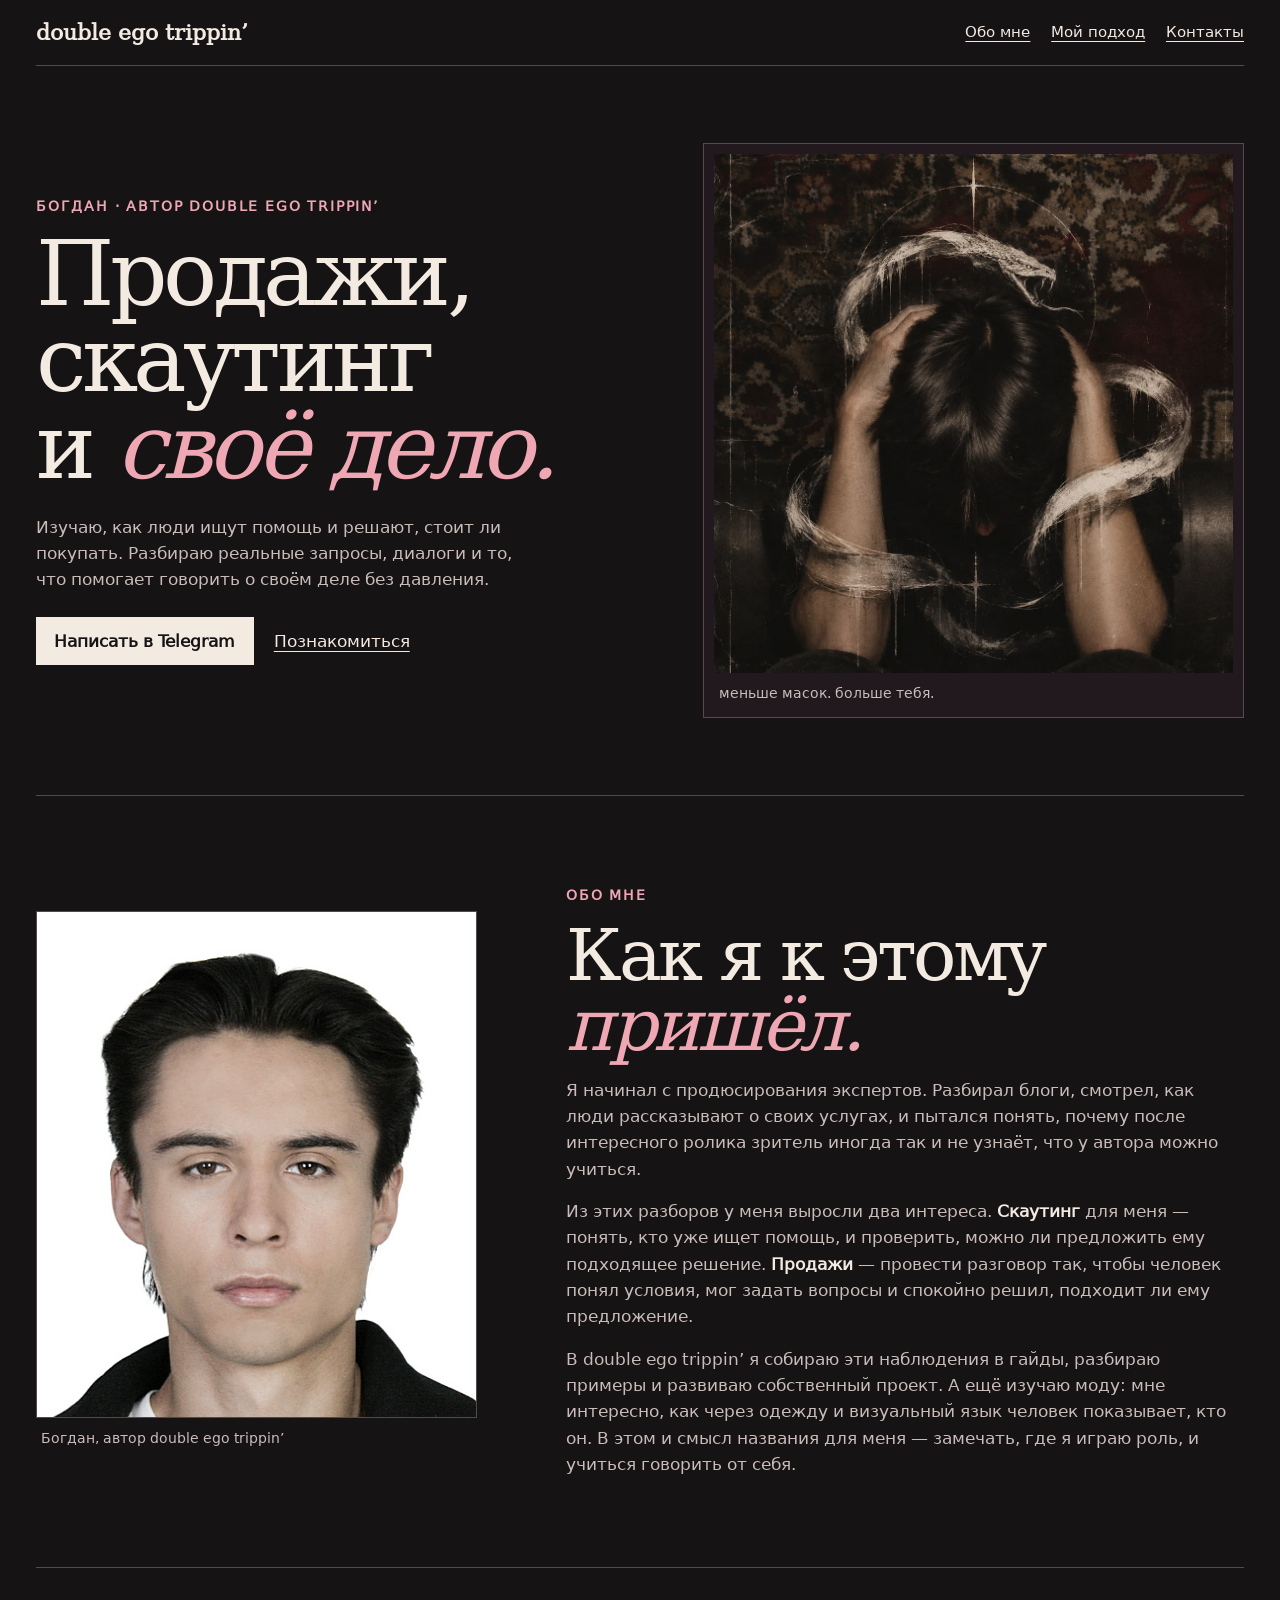
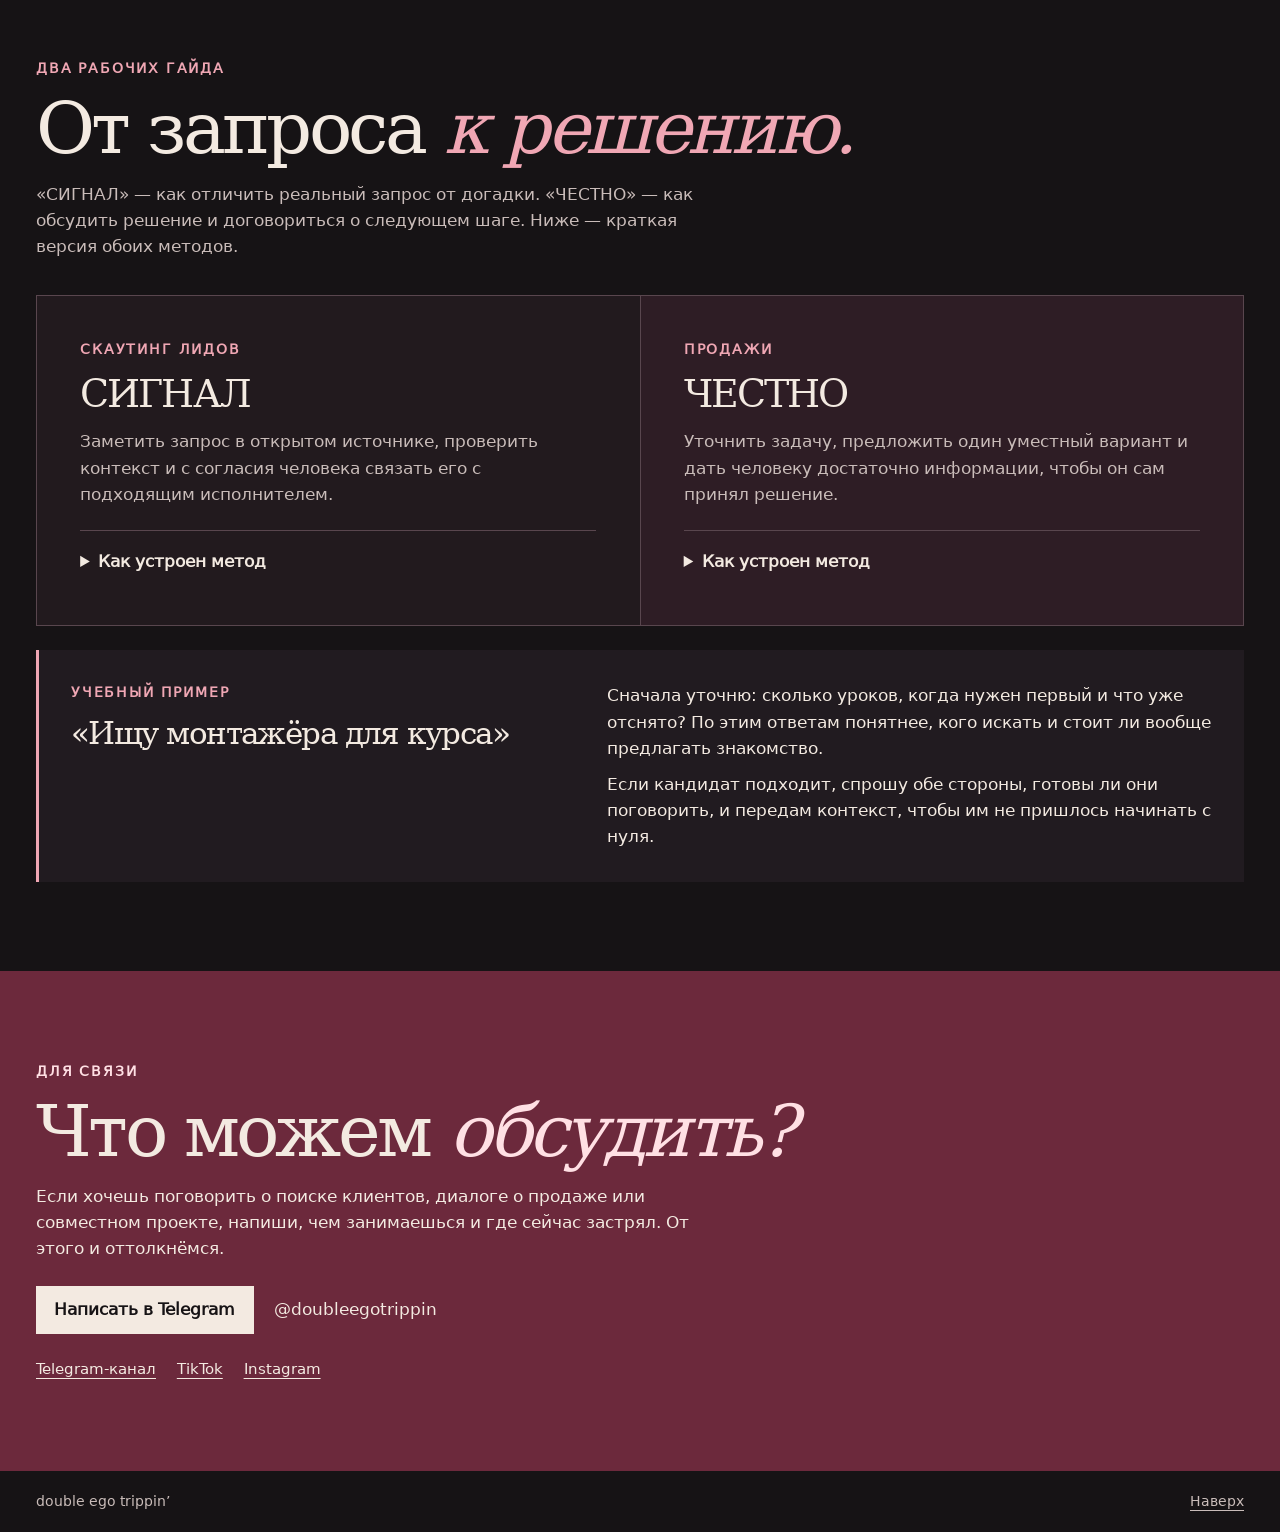
<file: index.html>
<!doctype html>
<html lang="ru">
<head>
  <meta charset="utf-8">
  <meta name="viewport" content="width=device-width,initial-scale=1">
  <meta name="theme-color" content="#161315">
  <meta name="description" content="double ego trippin’ — сайт-визитка Богдана: продажи без давления, скаутинг лидов и авторские материалы проекта.">
  <meta name="robots" content="index,follow,max-image-preview:large">
  <title>double ego trippin’ — Богдан | продажи и скаутинг</title>
  <link rel="icon" href="./favicon.svg" type="image/svg+xml">
  <link rel="canonical" href="https://torn1guaro.github.io/double-ego-trippin/">
  <meta property="og:type" content="website">
  <meta property="og:locale" content="ru_RU">
  <meta property="og:site_name" content="double ego trippin’">
  <meta property="og:title" content="double ego trippin’ — Богдан | продажи и скаутинг">
  <meta property="og:description" content="Сайт-визитка Богдана: продажи без давления, скаутинг лидов и авторские материалы.">
  <meta property="og:url" content="https://torn1guaro.github.io/double-ego-trippin/">
  <meta property="og:image" content="https://torn1guaro.github.io/double-ego-trippin/bogdan-portrait.jpg">
  <script type="application/ld+json">{"@context":"https://schema.org","@graph":[{"@type":"WebSite","@id":"https://torn1guaro.github.io/double-ego-trippin/#website","url":"https://torn1guaro.github.io/double-ego-trippin/","name":"double ego trippin’","alternateName":["double ego trippin","дабл эго триппин"],"inLanguage":"ru","publisher":{"@id":"https://torn1guaro.github.io/double-ego-trippin/#bogdan"}},{"@type":"Person","@id":"https://torn1guaro.github.io/double-ego-trippin/#bogdan","name":"Богдан","url":"https://torn1guaro.github.io/double-ego-trippin/","image":"https://torn1guaro.github.io/double-ego-trippin/bogdan-portrait.jpg","description":"Автор проекта double ego trippin’. Изучает продажи и скаутинг лидов.","sameAs":["https://t.me/double_ego_trippin","https://t.me/doubleegotrippin","https://www.tiktok.com/@duble.ego.trippin","https://www.instagram.com/doubleegotrippin/"]}]}</script>
<style>
@font-face{font-family:Editorial;src:url('./editorial.woff') format('woff');font-display:swap}
@font-face{font-family:Human;src:url('./human.woff') format('woff');font-display:swap}
:root{color-scheme:dark;--ink:#161315;--paper:#f3eae1;--soft:#c9bcb9;--line:#59464e;--accent:#f0a7b4;--wine:#6c293c;--serif:Editorial,Georgia,serif;--sans:Human,system-ui,sans-serif}
*,*::before,*::after{box-sizing:border-box}html{scroll-behavior:smooth}body{margin:0;background:var(--ink);color:var(--paper);font:1.0625rem/1.55 var(--sans)}img{display:block;max-width:100%;height:auto}a{color:inherit;text-underline-offset:.25em}a:focus-visible,summary:focus-visible{outline:2px solid var(--accent);outline-offset:5px}h1,h2,h3,p,figure{margin:0}h1,h2,h3{font-family:var(--serif);font-weight:500;letter-spacing:-.05em;line-height:.97}h1{font-size:clamp(3.1rem,7vw,7.1rem)}h2{font-size:clamp(2.75rem,5.6vw,5.3rem)}h3{font-size:clamp(1.85rem,3vw,3.25rem)}em{font-style:italic;color:var(--accent)}.wrap{width:min(1250px,calc(100% - 72px));margin-inline:auto}.tag{font-size:.875rem;letter-spacing:.13em;text-transform:uppercase;color:var(--accent);font-weight:700}.skip{position:absolute;left:1rem;top:1rem;transform:translateY(-180%);background:var(--ink);padding:.5rem;z-index:3}.skip:focus{transform:none}.bar,.bottom{display:flex;align-items:center;justify-content:space-between;gap:1rem;border-bottom:1px solid var(--line);padding-block:1.25rem}.nav,.social{display:flex;flex-wrap:wrap;gap:.65rem 1.3rem}.nav a,.social a{font-size:.94rem}.wordmark{font:600 1.35rem var(--serif);text-decoration:none}.hero{display:grid;grid-template-columns:1fr .88fr;gap:clamp(1.5rem,4vw,4.5rem);align-items:center;padding-block:clamp(2.3rem,6vw,6rem)}.hero h1{margin:.8rem 0 1.4rem}.hero-copy>p:not(.tag){max-width:31rem;color:var(--soft)}.hero figure{position:relative;padding:.65rem;border:1px solid var(--line);background:#21191d}.hero img{width:100%;aspect-ratio:1;object-fit:cover}.hero figcaption,.about figcaption{padding:.65rem .3rem .1rem;color:var(--soft);font-size:.875rem}.actions{display:flex;flex-wrap:wrap;gap:.8rem 1.25rem;align-items:center;margin-top:1.5rem}.button{display:inline-flex;align-items:center;min-height:48px;padding:.6rem 1.15rem;background:var(--paper);color:var(--ink);text-decoration:none;font-weight:700}.button:hover{background:#ffc6d0}.section{padding-block:clamp(3.2rem,7vw,6.5rem);border-top:1px solid var(--line);scroll-margin:1rem}.section .tag{margin-bottom:.9rem}.section-intro{margin-top:1.1rem;max-width:42rem;color:var(--soft)}.about{display:grid;grid-template-columns:minmax(220px,.65fr) 1fr;align-items:center;gap:clamp(1.5rem,7vw,7rem)}.about img{width:100%;aspect-ratio:4/4.6;object-fit:cover;object-position:center 38%;filter:saturate(.62);border:1px solid var(--line)}.about .copy p:not(.tag){margin-top:1rem;max-width:45rem;color:var(--soft)}.about .copy strong{color:var(--paper)}.methods{display:grid;grid-template-columns:1fr 1fr;gap:1px;margin-top:2.2rem;border:1px solid var(--line);background:var(--line)}.method{background:#221a1e;padding:clamp(1.15rem,3.4vw,2.7rem)}.method:nth-child(2){background:#2e1d25}.method p:not(.tag){margin-top:1rem;color:var(--soft)}.method details{margin-top:1.4rem;border-top:1px solid var(--line);padding-top:.65rem}.method summary{cursor:pointer;font-weight:700;padding:.45rem 0}.method ul{padding-left:1.2rem;margin:.6rem 0 0}.method li+li{margin-top:.5rem}.example{display:grid;grid-template-columns:.85fr 1fr;gap:1.4rem;margin-top:1.5rem;padding:clamp(1.15rem,3vw,2rem);border-left:3px solid var(--accent);background:#211b20}.example h3{font-size:1.95rem}.example p+p{margin-top:.6rem}.contact{background:var(--wine)}.contact .section{border:0}.contact .tag,.contact em{color:#ffe0e4}.contact p:not(.tag){margin-top:1rem;max-width:41rem}.contact .social{margin-top:1.5rem}.contact a:focus-visible{outline-color:#fff}.bottom{border:0;color:var(--soft);font-size:.875rem}
@media(max-width:760px){.wrap{width:calc(100% - 36px)}.bar{align-items:flex-start;flex-direction:column;gap:.65rem}.hero,.about,.methods,.example{grid-template-columns:minmax(0,1fr)}.hero figure{max-width:520px;width:100%}.about .copy{order:-1}.about figure{max-width:360px}.hero h1 br{display:none}.hero{gap:1.8rem}}@media(prefers-reduced-motion:reduce){html{scroll-behavior:auto}}
/* Motion stays decorative; content also works without scripts or animation. */
@keyframes ego-rise{from{opacity:.48;transform:translateY(16px)}to{opacity:1;transform:none}}
@keyframes ego-portrait{from{opacity:.65;transform:translateY(12px) scale(.985)}to{opacity:1;transform:none}}
@keyframes ego-detail{from{opacity:.55;transform:translateY(-5px)}to{opacity:1;transform:none}}
@media(prefers-reduced-motion:no-preference){
 .hero-copy>*{animation:ego-rise .58s cubic-bezier(.22,.75,.28,1) backwards}
 .hero-copy>h1{animation-delay:65ms}
 .hero-copy>p:not(.tag){animation-delay:120ms}
 .hero-copy>.actions{animation-delay:175ms}
 .hero figure{animation:ego-portrait .78s cubic-bezier(.22,.75,.28,1) 100ms backwards}
 .section-in{animation:ego-rise .63s cubic-bezier(.22,.75,.28,1)}
 details[open]>ul{animation:ego-detail .24s ease-out}
 .button,.nav a,.social a{transition:background-color .2s,color .2s,transform .2s}
}
@media(prefers-reduced-motion:no-preference) and (hover:hover) and (pointer:fine){
 .button:hover{transform:translateY(-2px)}
 .nav a:hover,.social a:hover{color:var(--accent)}
}
</style>
</head>
<body id="top">
<a class="skip" href="#main">К содержанию</a>
<header class="wrap bar"><a class="wordmark" href="#top">double ego trippin’</a><nav class="nav" aria-label="Навигация"><a href="#about">Обо мне</a><a href="#approach">Мой подход</a><a href="#contact">Контакты</a></nav></header>
<main id="main">
<section class="wrap hero" aria-labelledby="hero-title">
<div class="hero-copy"><p class="tag">Богдан · автор double ego trippin’</p><h1 id="hero-title">Продажи, скаутинг<br> и <em>своё дело.</em></h1><p>Изучаю, как люди ищут помощь и решают, стоит ли покупать. Разбираю реальные запросы, диалоги и то, что помогает говорить о своём деле без давления.</p><div class="actions"><a class="button" href="https://t.me/doubleegotrippin">Написать в Telegram</a><a href="#about">Познакомиться</a></div></div>
<figure><img src="./bogdan-serpent.webp" width="1050" height="1050" fetchpriority="high" alt="Стилизованный портрет Богдана с белой гадюкой"><figcaption>меньше масок. больше тебя.</figcaption></figure>
</section>
<section class="wrap section about" id="about" aria-labelledby="about-title">
<figure><img src="./bogdan-portrait.jpg" width="827" height="1063" loading="lazy" decoding="async" alt="Портрет Богдана"><figcaption>Богдан, автор double ego trippin’</figcaption></figure>
<div class="copy"><p class="tag">Обо мне</p><h2 id="about-title">Как я к этому <em>пришёл.</em></h2>
<p>Я начинал с продюсирования экспертов. Разбирал блоги, смотрел, как люди рассказывают о своих услугах, и пытался понять, почему после интересного ролика зритель иногда так и не узнаёт, что у автора можно учиться.</p>
<p>Из этих разборов у меня выросли два интереса. <strong>Скаутинг</strong> для меня — понять, кто уже ищет помощь, и проверить, можно ли предложить ему подходящее решение. <strong>Продажи</strong> — провести разговор так, чтобы человек понял условия, мог задать вопросы и спокойно решил, подходит ли ему предложение.</p>
<p>В double ego trippin’ я собираю эти наблюдения в гайды, разбираю примеры и развиваю собственный проект. А ещё изучаю моду: мне интересно, как через одежду и визуальный язык человек показывает, кто он. В этом и смысл названия для меня — замечать, где я играю роль, и учиться говорить от себя.</p></div>
</section>
<section class="wrap section" id="approach" aria-labelledby="approach-title"><p class="tag">Два рабочих гайда</p><h2 id="approach-title">От запроса <em>к решению.</em></h2><p class="section-intro">«СИГНАЛ» — как отличить реальный запрос от догадки. «ЧЕСТНО» — как обсудить решение и договориться о следующем шаге. Ниже — краткая версия обоих методов.</p>
<div class="methods">
<article class="method"><p class="tag muted">Скаутинг лидов</p><h3>СИГНАЛ</h3><p>Заметить запрос в открытом источнике, проверить контекст и с согласия человека связать его с подходящим исполнителем.</p><details><summary>Как устроен метод</summary><ul><li><strong>Сигнал и источник:</strong> что человек сам написал и в каком контексте?</li><li><strong>Гипотеза и проверка:</strong> что ему может быть нужно и готов ли он это обсудить?</li><li><strong>Актуальное решение и передача:</strong> кто подходит и согласны ли обе стороны на знакомство?</li></ul></details></article>
<article class="method"><p class="tag muted">Продажи</p><h3>ЧЕСТНО</h3><p>Уточнить задачу, предложить один уместный вариант и дать человеку достаточно информации, чтобы он сам принял решение.</p><details><summary>Как устроен метод</summary><ul><li><strong>Человек и запрос:</strong> кто принимает решение и что хочет изменить?</li><li><strong>Ставки и точное решение:</strong> чем мешает ситуация и что реально можно предложить?</li><li><strong>Неясности и определённый шаг:</strong> что осталось обсудить и как двигаться дальше?</li></ul></details></article>
</div>
<div class="example"><div><p class="tag muted">Учебный пример</p><h3>«Ищу монтажёра для курса»</h3></div><div><p>Сначала уточню: сколько уроков, когда нужен первый и что уже отснято? По этим ответам понятнее, кого искать и стоит ли вообще предлагать знакомство.</p><p>Если кандидат подходит, спрошу обе стороны, готовы ли они поговорить, и передам контекст, чтобы им не пришлось начинать с нуля.</p></div></div>
</section>
<section class="contact" id="contact" aria-labelledby="contact-title"><div class="wrap section"><p class="tag">Для связи</p><h2 id="contact-title">Что можем <em>обсудить?</em></h2><p>Если хочешь поговорить о поиске клиентов, диалоге о продаже или совместном проекте, напиши, чем занимаешься и где сейчас застрял. От этого и оттолкнёмся.</p><div class="actions"><a class="button" href="https://t.me/doubleegotrippin">Написать в Telegram</a><span>@doubleegotrippin</span></div><nav class="social" aria-label="Социальные сети"><a href="https://t.me/double_ego_trippin">Telegram-канал</a><a href="https://www.tiktok.com/@duble.ego.trippin">TikTok</a><a href="https://www.instagram.com/doubleegotrippin/">Instagram</a></nav></div></section>
</main>
<footer class="wrap bottom"><span>double ego trippin’</span><a href="#top">Наверх</a></footer>
<script>
(() => {
  if (matchMedia('(prefers-reduced-motion: reduce)').matches || !('IntersectionObserver' in window)) return;
  const observer = new IntersectionObserver((entries) => {
    for (const entry of entries) {
      if (!entry.isIntersecting) continue;
      entry.target.classList.add('section-in');
      observer.unobserve(entry.target);
    }
  }, { threshold: 0.12 });
  document.querySelectorAll('.about figure, .about .copy, .method, .example, .contact h2').forEach(el => observer.observe(el));
})();
</script>
</body>
</html>
</file>
